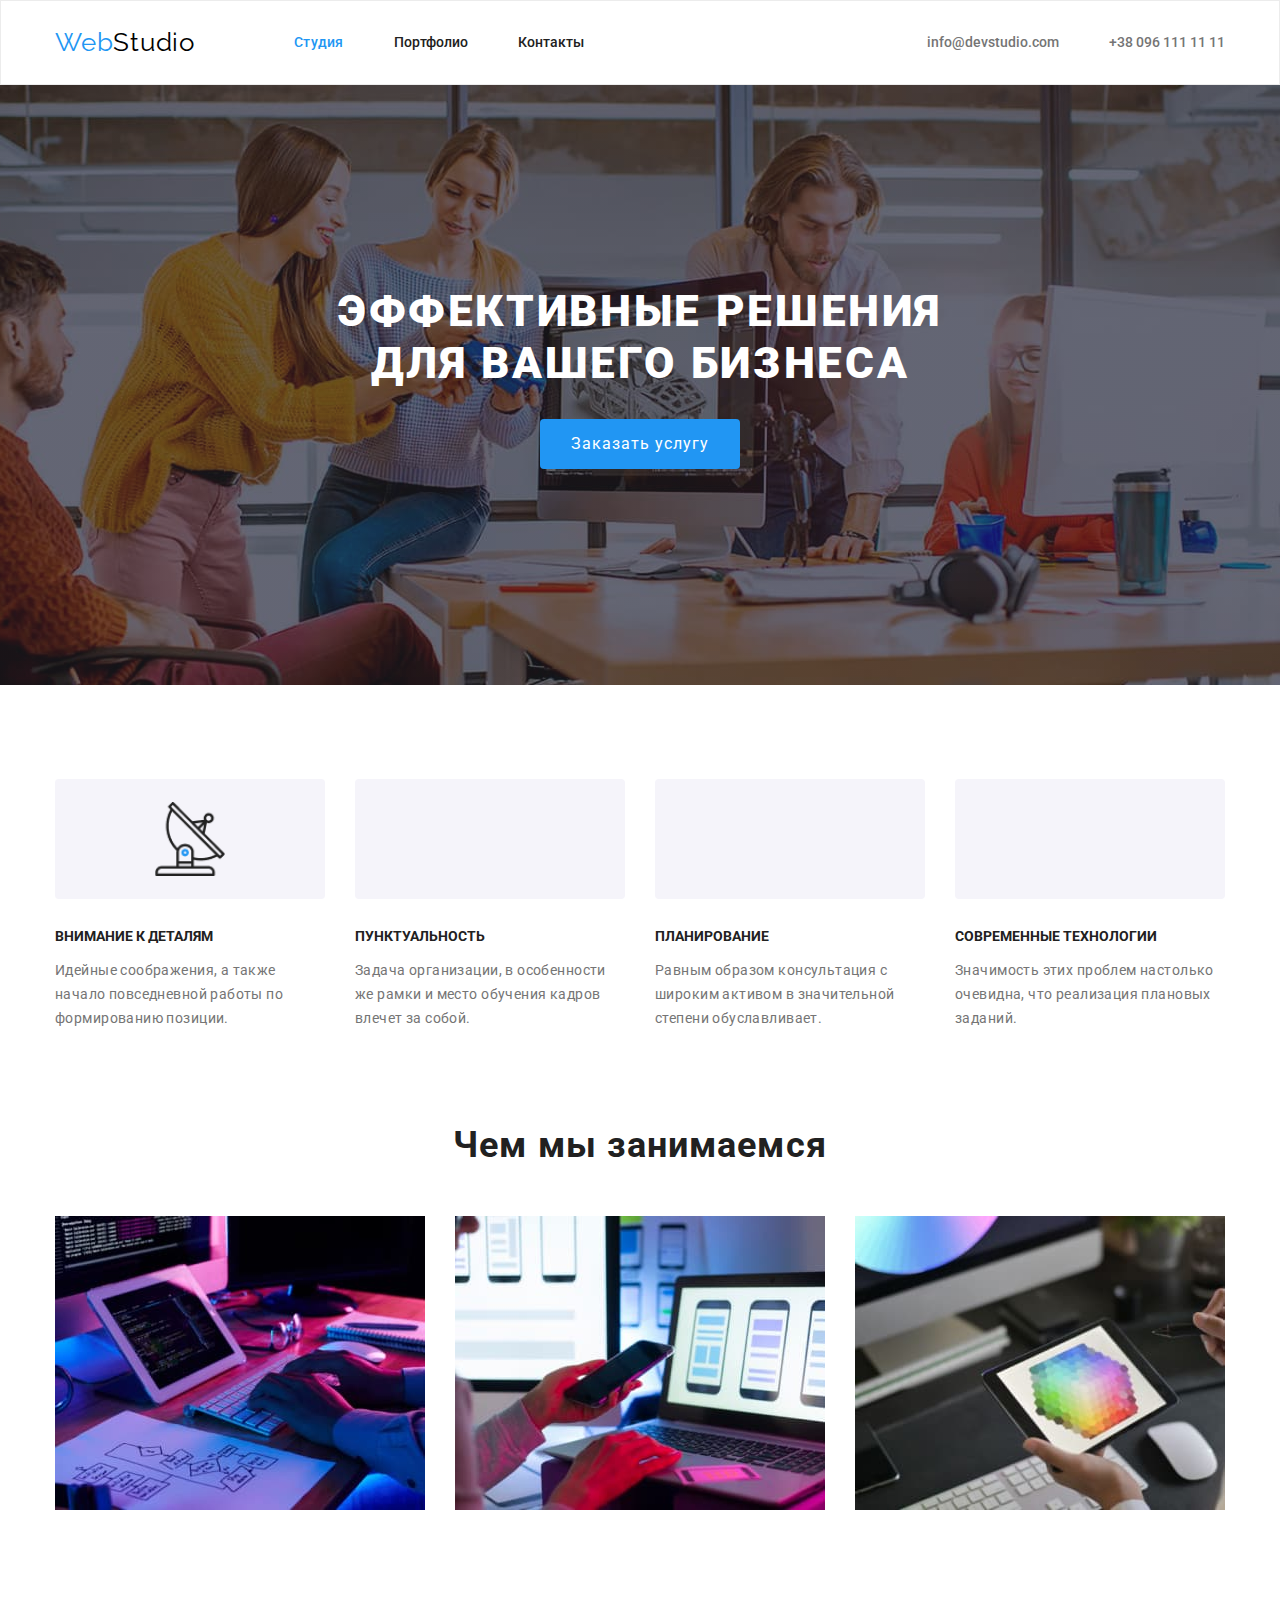
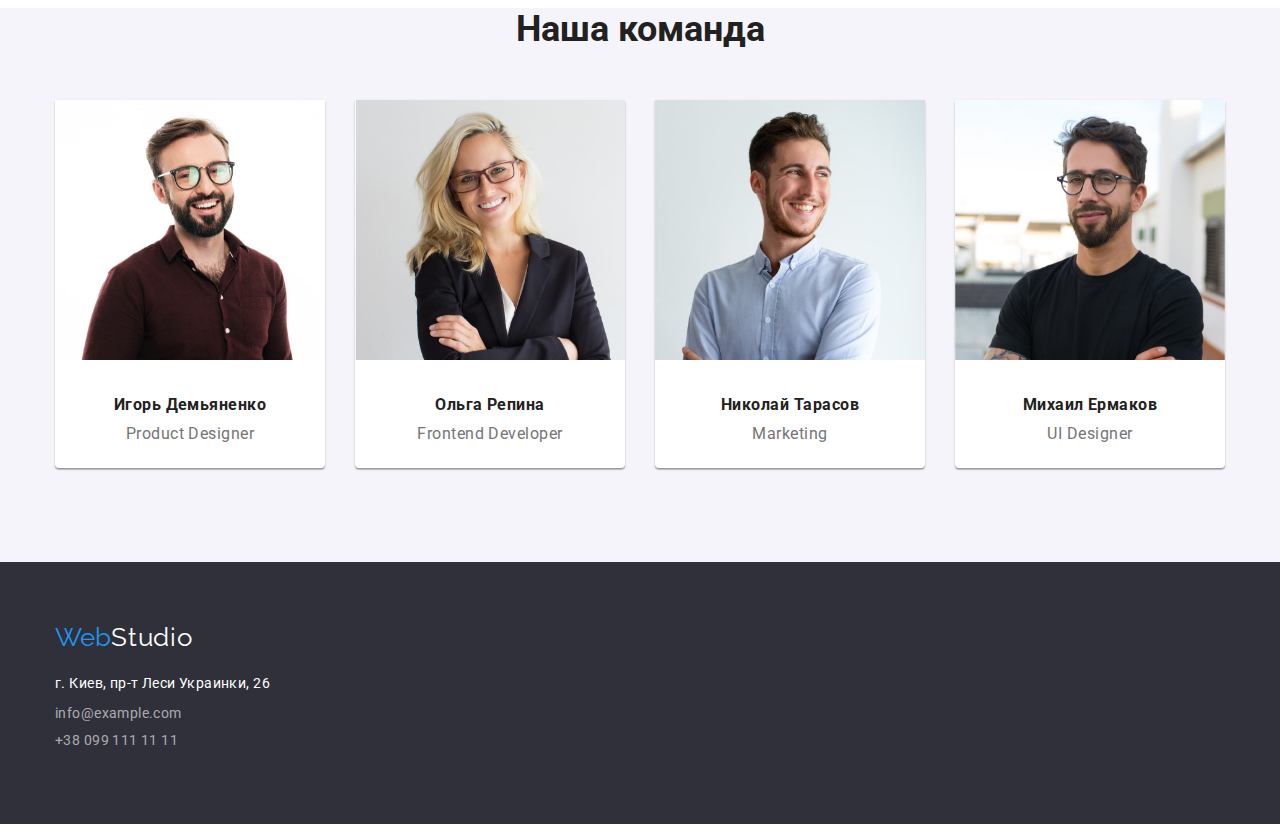
<file: index.html>
<!DOCTYPE html>
<html lang="ru">
<head>
    <meta charset="UTF-8">
    <meta name="viewport" content="width=device-width, initial-scale=1.0">
    <link rel="preconnect" href="https://fonts.gstatic.com">
    <link href="https://fonts.googleapis.com/css2?family=Raleway:wght@700&family=Roboto:wght@100;400;500;700&display=swap"
     rel="stylesheet">
    <link rel="stylesheet" href="./modern-normalize.css">
    <link rel="stylesheet" href="./styles.css">
    <title>Главная</title>
</head>
<body>
    <header id="header">
        <div class="container">
          <div class="header-all">
             <p class="logo">Web<span>Studio</span></p>
             <nav class="nav">
                 <ul class="site-nav">
                     <li><a href="./index.html" class="link current">Cтудия</a></li>
                     <li><a href="./portfolio.html" class="link">Портфолио</a></li>
                     <li><a href="#" class="link">Контакты</a></li>
                 </ul>
                  <ul class="auth-nav">
                     <li><a class="nav-mailo" href="mailo:info@devstudio.com">info@devstudio.com</a></li>
                     <li><a href="tel:+38096111111">+38 096 111 11 11</a></li>
                   </ul>
              </nav>
         </div>
     </div>
    </header>
    <main>
        <section class="hero">
            <div class="hero-section">
              <h1>Эффективные решения <br/>для вашего бизнеса</h1>
              <button class="btn" type="button">Заказать услугу</button> 
            </div>
        </section>
         <section class="list">
             <div class="container">
                 <ul class="list-item">
                        <li class="list-ett icon-ant">
                            <h3>ВНИМАНИЕ К ДЕТАЛЯМ</h3>
                            <p>Идейные соображения, а также начало повседневной работы по формированию позиции.</p>
                        </li>
                        <li class="list-ett">
                            <h3>ПУНКТУАЛЬНОСТЬ</h3>
                            <p>Задача организации, в особенности же рамки и место обучения кадров влечет за собой.</p>
                        </li>
                        <li class="list-ett">
                            <h3>ПЛАНИРОВАНИЕ</h3>
                            <p>Равным образом консультация с широким активом в значительной степени обуславливает.</p>
                        </li>
                        <li class="list-ett">
                            <h3>СОВРЕМЕННЫЕ ТЕХНОЛОГИИ</h3>
                            <p>Значимость этих проблем настолько очевидна, что реализация плановых заданий.</p>
                        </li>
                  </ul>
              </div>
         </section>
            <section class="work"> 
                <div class="container">
                <h2>Чем мы занимаемся</h2>
                <ul class="work-box">
                    <li>
                        <img class="box-one" src="./images/box1.jpg" alt="box1">
                    </li>
                    <li>
                        <img class="box-two" src="./images/box2.jpg" alt="box2">
                    </li>
                    <li>
                        <img class="box-three" src="./images/box3.jpg" alt="ibox3">
                    </li>
                </ul>
            </div>
            </section>
            <section class="team">
                <h2>Наша команда</h2>
                <div class="container">
                    <ul class="team-all">
                        <li class="team-designer">
                            <img class="designer" src="./images/img-1.jpg" alt="Игорь Демьяненко">
                            <div class="team-name">
                                <h4>Игорь Демьяненко</h4>
                                <p>Product Designer</p>
                            </div>
                        </li>
                        <li class="team-developer">
                            <img class="developer" src="./images/img-2.jpg" alt="Ольга Репина">
                            <div class="team-name">
                                <h4>Ольга Репина</h4>
                                <p>Frontend Developer</p>
                            </div>
                        </li>
                        <li class="team-marketing">
                            <img class="marketing" src="./images/img-3.jpg" alt="Николай Тарасов">
                            <div class="team-name">
                                <h4>Николай Тарасов</h4>
                                <p>Marketing</p>
                            </div>
                        </li>
                        <li class="team-ui">
                            <img class="ui" src="./images/img-4.jpg" alt="Михаил Ермаков">
                            <div class="team-name">
                                <h4>Михаил Ермаков</h4>
                                <p>UI Designer</p>
                            </div>
                        </li>
                    </ul>
                </div>
            </section>
    </main>
    <footer id="footer">
        <div class="container">
           <div class="footer-all">
             <p class="logo-foot">Web<span>Studio</span></p>
              <address class="info-studio">
                 <span >г. Киев, пр-т Леси Украинки, 26 </span> <br/>
                 <a class="foot-mail" href="mailo:info@example.com">info@example.com</a><br/>
                 <a href="tel:+380991111111">+38 099 111 11 11</a>
               </address>
           </div>
       </div>
    </footer>
</body>
</html>
</file>
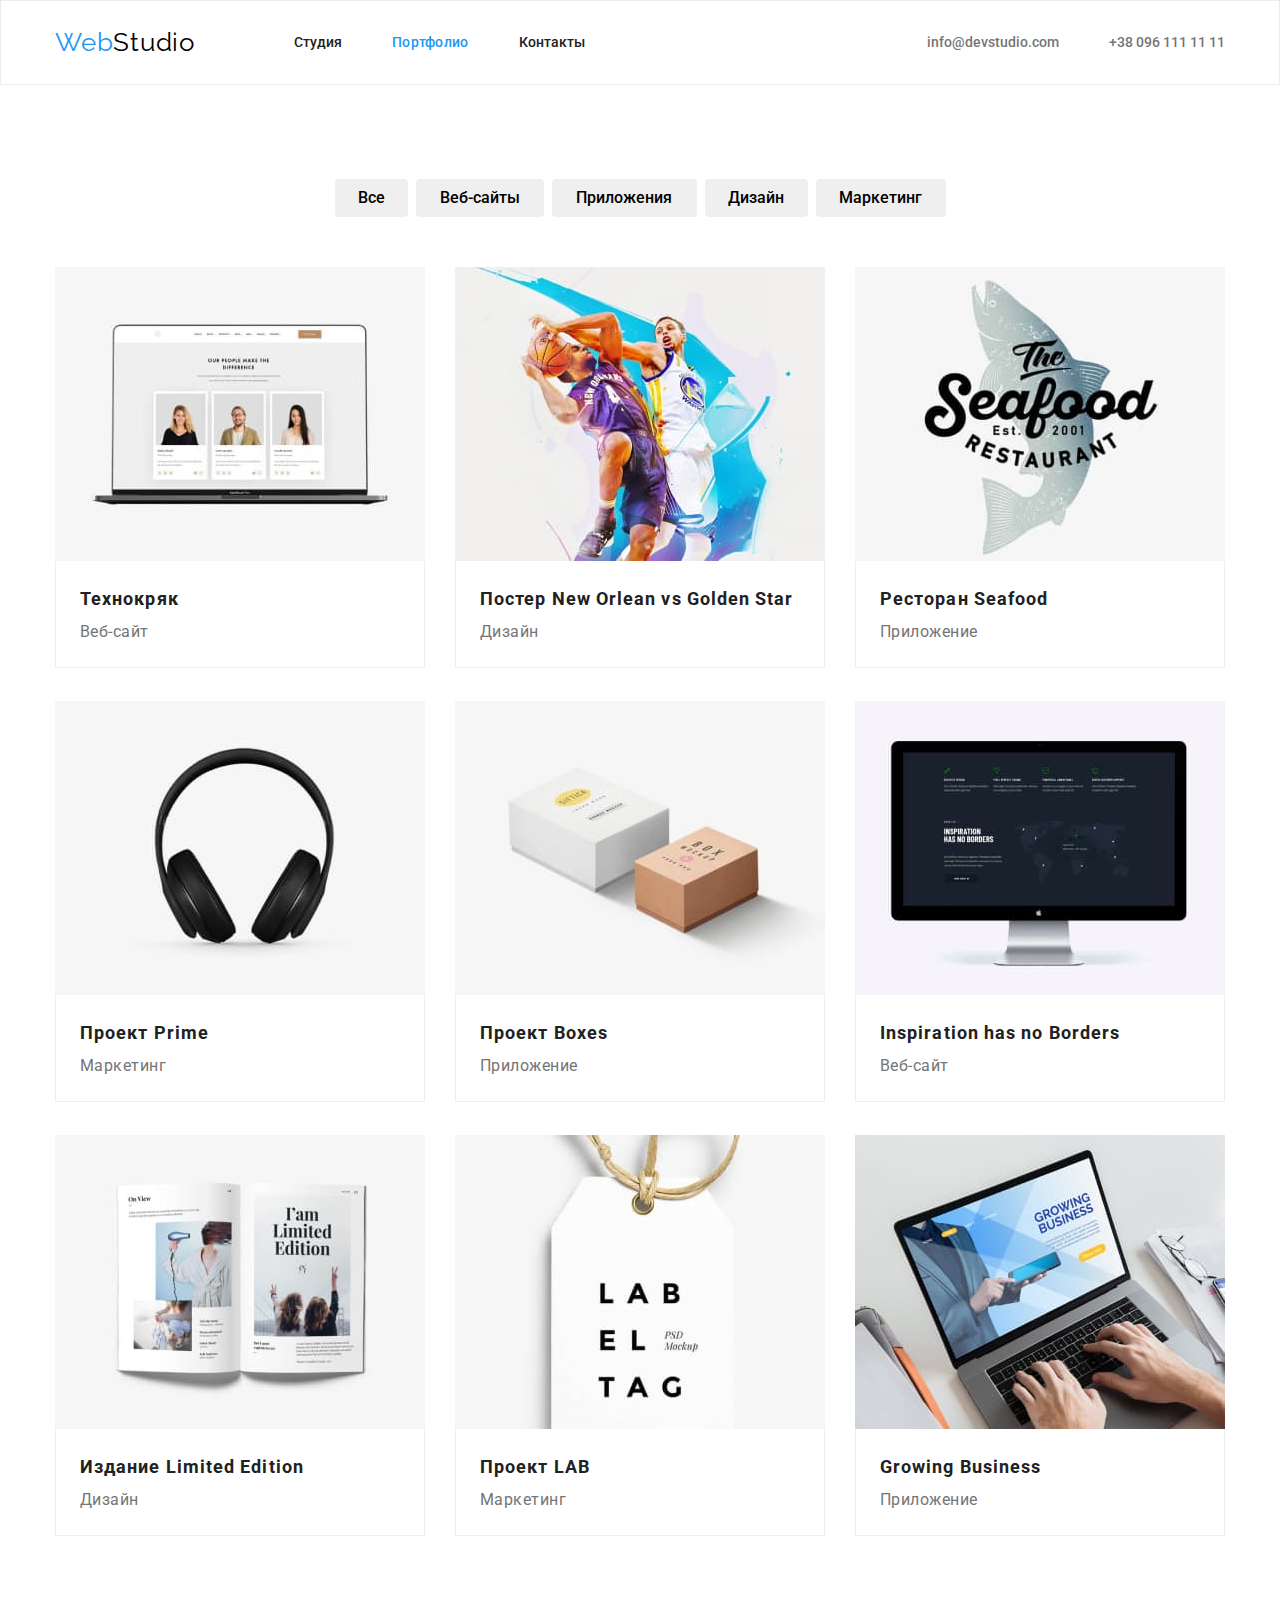
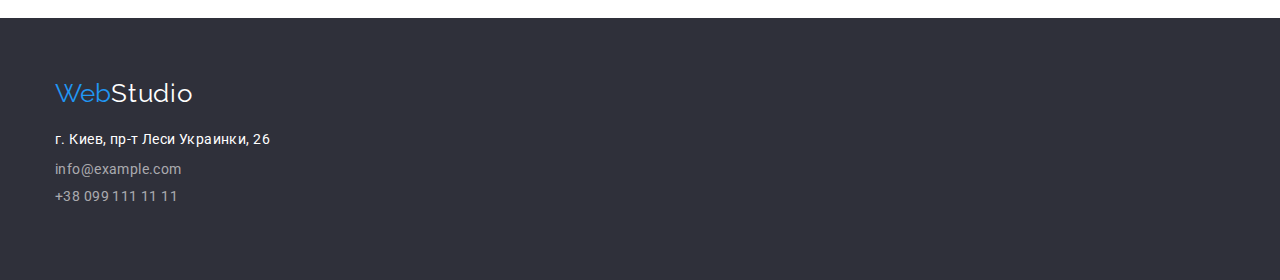
<file: portfolio.html>
<!DOCTYPE html>
<html lang="ru">
<head>
    <meta charset="UTF-8">
    <meta name="viewport" content="width=device-width, initial-scale=1.0">
    <link rel="preconnect" href="https://fonts.gstatic.com">
    <link href="https://fonts.googleapis.com/css2?family=Raleway:wght@700&family=Roboto:wght@100;400;500;700&display=swap"
     rel="stylesheet">
     <link rel="stylesheet" href="./modern-normalize.css">
     <link rel="stylesheet" href="./styles.css">
    <title>Портфолио</title>
</head>
<body>
    <header id="header">
        <div class="container">
            <div class="header-all">
              <p class="logo">Web<span>Studio</span></p>
              <nav class="nav">
                 <ul class="site-nav">
                     <li><a href="./index.html" class="link">Cтудия</a></li>
                     <li><a  href="./portfolio.html" class="link current">Портфолио</a></li>
                     <li><a href="#" class="link">Контакты</a></li>
                  </ul>
                  <ul class="auth-nav">
                      <li><a class="nav-mailo" href="mailo:info@devstudio.com">info@devstudio.com</a></li>
                     <li><a href="tel:+38096111111">+38 096 111 11 11</a></li>
                  </ul>
              </nav>
           </div>
        </div>
    </header>
    <main>
        <div class="container">
            <section class="portfolio">
                <ul class="portfolio-filter">
                    <li class="item"><button class="vse" type="button">Все</button></li>
                    <li class="item"><button class="veb" type="button">Веб-сайты</button></li>
                    <li class="item"><button class="pri" type="button">Приложения</button></li>
                    <li class="item"><button class="diz" type="button">Дизайн</button></li>
                    <li class="item"><button class="mark" type="button">Маркетинг</button></li>
                </ul>
                <ul class="portfolio-card">
                   <li>
                       <img src="./images/img1.jpg" alt="box1">
                       <div class="cards">
                          <h3>Технокряк</h3>
                          <p>Веб-сайт</p>
                       </div>
                    </li>
                    <li>
                        <img src="./images/img2.jpg" alt="box2">
                        <div class="cards">
                          <h3>Постер New Orlean vs Golden Star</h3>
                          <p>Дизайн</p>
                        </div>
                     </li> 
                     <li>
                        <img src="./images/img3.jpg" alt="box3">
                        <div class="cards">
                         <h3>Ресторан Seafood</h3>
                         <p>Приложение</p>
                        </div>
                     </li> 
                     <li>
                        <img src="./images/img4.jpg" alt="box4">
                        <div class="cards">
                         <h3>Проект Prime</h3>
                         <p>Маркетинг</p>
                        </div>
                     </li> 
                     <li>
                        <img src="./images/img5.jpg" alt="box5">
                        <div class="cards">
                         <h3>Проект Boxes</h3>
                         <p>Приложение</p>
                        </div>
                     </li> 
                     <li>
                        <img src="./images/img6.jpg" alt="box6">
                        <div class="cards">
                         <h3>Inspiration has no Borders</h3>
                         <p>Веб-сайт</p>
                        </div>
                     </li> 
                     <li>
                        <img src="./images/img7.jpg" alt="box7">
                        <div class="cards">
                          <h3>Издание Limited Edition</h3>
                          <p>Дизайн</p>
                        </div>
                     </li> 
                     <li>
                        <img src="./images/img8.jpg" alt="box8">
                        <div class="cards">
                          <h3>Проект LAB</h3>
                          <p>Маркетинг</p>
                        </div>
                     </li> 
                     <li>
                        <img src="./images/img9.jpg" alt="box9">
                        <div class="cards">
                         <h3>Growing Business</h3>
                         <p>Приложение</p>
                        </div>
                     </li> 
                </ul>
            </section>
        </div>
       
    </main>
    <footer id="footer">
        <div class="container">
         <div class="footer-all">
              <p class="logo-foot">Web<span>Studio</span></p>
                <address class="info-studio">
                 <span >г. Киев, пр-т Леси Украинки, 26 </span> <br/>
                 <a class="foot-mail" href="mailo:info@example.com">info@example.com</a><br/>
                 <a href="tel:+380991111111">+38 099 111 11 11</a>
               </address>
          </div>
       </div>
    </footer>
</body>
</html>
</file>
<file: styles.css>
:root { 
  --text-color-black: #212121;
  --text-color-grey: #757575;
  --text-color-white: #FFFFFF;
  --accent-color: #2196F3;
  --bt-primary: #F5F4FA;
  --bt-second: #2196F3;
  --block-color: #F5F4FA;
  --color-footer: #2F303A;
 }

 /* text-align: center; -выравнивает текстовые элементы по центру */

 /* h1.
  h2.
  h3 {
   margin-top: 0; сбрасиваем нужные отступы всем h
 } */
 /* !ЗАДАЕМ ВСЕМ элементам box-sizing: border-box, кому надо унаследуйте его! */
 html {
  box-sizing: border-box;
}

*, *::before, *::after {
  box-sizing: border-box;
}

 body {
  color: var(--text-color-black);
  font-family: Roboto, sans-serif;
  /* width: 1600px; */
  margin: 0;
}

 button {
  font-family: Roboto, sans-serif;
 }
.container {
  width: 1200px;
  padding-left: 15px;
  padding-right: 15px;
  margin-right: auto;
  margin-left: auto;
}

  /* убрали в списках точки */
ul {
    list-style: none;
  }
  /* убралив ссылках подчеркивание.лучше убирать точечнов нужном месте.
   не задават всем МОЖНО ПЕРЕНЕСТИ В МОДЕРН -НОРМАЛАЙЗ */
a {
  text-decoration: none;
}

/************** id-идендтификатор hedera-#headre
justify-content: space-between; -распределение элементов по горизонтали*****/
#header {
  display: flex;
  align-items: center;
  width: auto;
  border: 1px solid #ECECEC;
}

.header-all {
  display: flex;
  align-items: center;
  justify-content: space-between;
}


.logo {
  color: var(--accent-color);
  display: inline-block;
  font-family: Raleway;
  min-width: 145px;
  margin-right: 93px;
  font-size: 26px;
  line-height: 1.19;
  letter-spacing: 0.03em;
}

.logo span{
  color: #000000;
  font-size: 26px;
  line-height: 1.19;
  letter-spacing: 0.03em;
}

/********* ШАПКА header nav PORTFOLIO***************/
  
.site-nav a{
  color: var(--text-color-black);
}
.site-nav {
  display: flex;
  margin-top: 0;
  margin-bottom: 0;
  padding-left: 0;
}

.auth-nav {
  display: flex;
  margin-bottom: 0;
  padding-left: 0;
  margin-top: 0;
}

.nav {
  display: inline-block;
  display: flex;
  justify-content: space-between;
  font-weight: 500;
  font-size: 14px;
  line-height: 1.143;
  width: 931px;
}

.nav-mailo {
  padding-right: 50px;
}
 
.site-nav li:not(:last-child) {
   margin-right: 50px;
}
 /************** ЛОГОТИП в футере *************/

.logo-foot {
  font-family: Raleway;
  display: inline-block;
  margin-top: 0;
  margin-bottom: 0;
  color: #2196F3;
  font-size: 26px;
  line-height: 1.19;
  padding-top: 60px;
  padding-right: auto;
  padding-bottom: 20px;
  /* width: 145px; */
}

.logo-foot span, .logo-span{
  font-size: 26px;
  line-height: 1.19;
}

.foot-mail {
  display: inline-block;
  padding-top: 9px;
  padding-bottom: 9px;
}

   /************ footer*************8 */
#footer {
background-color: var(--color-footer);
} 

.footer-all {
  width: 231px;
  height: 262px;
  margin-left: 0;
  margin-right: auto;
}
.info-studio {
  display: block;
  padding-bottom: 60px;
}
  
.info-studio a,span{
  display: inline-block;
  color: #FFFFFF;
  font-size: 14px;
  line-height: 1,71;
  letter-spacing: 0.03em;
  font-style: normal;
  font-weight: normal;
}
.info-studio a {
  color: rgba(255, 255, 255, 0.6);
  font-size: 14px;
  line-height: 1,71;
  letter-spacing: 0.03em;
  font-style: normal;
  font-weight: normal;
}

.info-studio span {
width: 231px;
height: 21px;
}

.site-nav a:hover,
.site-nav a:focus {
  color: #2196F3;
} 
  
  /* подсвечивается активная  СТАНИЦА сейчас, где находимся */
.site-nav .link.current {
 color: var(--accent-color);
 font-weight: 500;
 font-size: 14px;
 line-height: 1.143;
 letter-spacing: 0.02em;
}

.auth-nav a{
  color: var(--text-color-grey);
}
.auth-nav a:hover,
.auth-nav a:focus {
  color: #2196F3;
}

.portfolio-filter button:hover,
.portfolio-filter button:focus {
  color: #FFFFFF;
  background-color: var(--bt-second);
  font-style: normal;
  letter-spacing: 0.03em;
  font-weight: 500;
  font-size: 16px;
  line-height: 1.625;
}
   
  /****************** main portfolio********/
.portfolio-filter {
  display: flex;
  justify-content: center;
  margin-top: 0;
  margin-bottom: 0;
  padding-left: 0; 
  margin-bottom: 50px;

  }

.portfolio {
 /* background: lightpink; */
 margin-top: 94px;
 margin-bottom: 94px;
}

.portfolio-card p {
  color: var(--text-color-grey);
  width: 322px;
  height: 36px; 
  font-size: 16px;
  line-height: 1.88;
  letter-spacing: 0.03em; 
  height: 30px;
  margin-top: 0;
  margin-right: 0;
  margin-bottom: 0;
  margin-left: 0;
}

.portfolio-card h3{
  color: var(--text-color-black);
  font-size: 18px;
  line-height: 2;
  letter-spacing: 0.06em;
  font-weight: bold;
  /* background-color: mediumblue; */
  width: 322px;
  height: 36px;  
  margin-top: 0;
  margin-right: 0;
  margin-bottom: 0;
  margin-left: 0;
 }

.portfolio-card li {
  box-sizing: border-box;
  width: 370px;
  height: 404px;
  margin: 15px;
}

  /**** у последних 3х элементов li отступ margin-bottom: 0 px  *** */
.portfolio-card li:nth-last-child(-n + 3) {
  margin-bottom: 0;
}
 
.portfolio-card img {
  display: block;
}

.portfolio-card {
  display: flex;
  flex-wrap: wrap;
  /* задали всем элементам списка li 15px (получили отступы по 30)
  классу добавили margin: -15px;   и убрали  ненужные отступы */
  margin: -15px; 
  padding-left: 0;

} 
 
.cards {
  padding-top: 20px;
  padding-right: 24px;
  padding-bottom: 20px;
  padding-left: 24px;
  border: 1px solid #EEEEEE;
  border-top: inherit;
}
 
.portfolio-filter .item + .item {
   margin-left: 8px;   
   /* добавили отступ между кнопками 8пх, всем соседям от1го элемента
   при добавление еще одной кнопки, отступы сохраняются автоматически
   можно через not:last-chaild  */
 }


 /* ******кнопки фильтрации с портфолио ******/
.vse {
  width: 73px;
  height: 38px;
  font-weight: 500;
  font-size: 16px;
  line-height: 1.63;
  border-radius: 4px;
  border-color: transparent;
 }
.veb {
  width: 128px;
  height: 38px;
  font-weight: 500;
  font-size: 16px;
  line-height: 1.63;
  border-radius: 4px;
  border-color: transparent;
  
 }
.pri {
  width: 145px;
  height: 38px;
  font-weight: 500;
  font-size: 16px;
  line-height: 1.63;
  border-radius: 4px;
  border-color: transparent;
 }
.diz {
  width: 103px;
  height: 38px;
  font-weight: 500;
  font-size: 16px;
  line-height: 1.63;
  border-radius: 4px;
  border-color: transparent;
 }
.mark {
  width: 130px;
  height: 38px;
  font-weight: 500;
  font-size: 16px;
  line-height: 1.63;
  border-radius: 4px;
  border-color: transparent;
}

/************* index  он же STUDIO******************* */

.hero-section {
  width: auto;
  height: 600px;
  text-align: center;
  padding-top: 200px;
  padding-bottom: 200px;
}

.hero {
  background-color: var(--color-footer);
  max-width: 1600px;
  height: 600px;
  margin-right: auto;
  margin-left: auto;
  /* background-image: url(./images/Imgheader.jpg); */
   /* при изменении рр раб.страницы,картинка будет по центру */
  background-position: center;
  background-repeat: no-repeat; 
  background-size: cover;
  background-image: linear-gradient( 
    to right, rgba(47, 48, 58, 0.4), rgba(47, 48, 58, 0.4)),
    url(./images/Imgheader.jpg);
}

h1 {
  color: var(--text-color-white);
  margin-top: 0;
  margin-bottom: 0;
  font-weight: 900;
  font-size: 44px;
  line-height: 1,36;
  letter-spacing: 0.06em;
  text-transform: uppercase;
}

.btn {
  color: var(--text-color-white);
  background-color: var(--accent-color);
  min-width: 200px;
  height: 50px;
  border-radius: 4px;
  font-size: 16px;
  line-height: 1.88;
  letter-spacing: 0.06em;
  margin-top: 30px;
  border: #000000;
}

 /*********** перечень .list  ***************/
.list {
  padding-top: 94px;
  padding-bottom: 94px;
}

.list li {
   margin-right: 30px;
}
.list li:last-child {
 margin-right: 0px;
}

.list-item {
  display: flex;
  margin-top: 0;
  margin-bottom: 0;
  padding-left: 0;
   /* background-color: yellow; */
 }

.list-item h3 {
  color: var(--text-color-black);
  font-size: 14px;
  line-height: 1.14;
  margin-top: 0;
  margin-bottom: 10;
  width: 270px;
  height: 16px;
 }

.list-item p {
  color: var(--text-color-grey);
  width: 270px;
  min-height: 75px;
  font-size: 14px;
  line-height: 1.71;
  margin-top: 0;
  margin-bottom: 0;
  letter-spacing: 0.03em;
 }

  .list-ett {
    width: 270px;
    height: 251px;
  }

.list-ett::before {
  display: block;
  content: '';
  height: 120px;
  margin-bottom: 30px;
  background-color: #F5F4FA;
  background-size: contain;
  background-repeat: no-repeat;
  background-position: center;
  border-radius: 4px;
}

.icon-ant::before {
  background-image: url(./images/anten.png);
  background-size: 70px;
  padding-top: 25px;
  padding-right: 100px;
  padding-bottom: 25px;
  padding-left: 100px;
}

/*********** box  с картинками Studio (index) ************/
.work {
  display: flex;
  padding-bottom: 94px;
  margin-right: auto;
  margin-left: auto;
}

.work-box {
  display: flex;
  justify-content: space-between;
  margin-top: 0;
  margin-bottom: 0;
  padding-left: 0;
}

 .work h2 {
   color: var(--text-color-black);
   margin-top: 0;
   margin-bottom: 50px;
   font-style: normal;
   font-weight: bold;
   font-size: 36px;
   line-height: 1,67;
   text-align: center;
   letter-spacing: 0.03em;
 }

 
/************Наша команда блок **************/
.team  {
  background-color: var(--block-color);
}

.team h2 {
  margin-top: 0;
  margin-bottom: 0;
  text-align: center;
  font-size: 36px;
  line-height: 1.167;
  margin-bottom: 50px;
}

.team-all {
  margin-top: 0;
  padding-bottom: 94px;
  margin-bottom: 0;
  padding-left: 0;
  display: flex;
  justify-content: space-between;
 }

  .designer,
  .developer, 
  .marketing,
  .ui {
    width: 270px;
    height: 260px;
 }

.team-designer{
  /* align-items: center; */
  background-color: var(--text-color-white);
  width: 270px;
  height: 368px;
  box-shadow: 0px 1px 3px rgba(0, 0, 0, 0.12), 0px 1px 1px rgba(0, 0, 0, 0.14), 0px 2px 1px rgba(0, 0, 0, 0.2);
  border-bottom-right-radius: 4px;
  border-bottom-left-radius: 4px; 
  /* Скруглить углы рамки у картинки */
  /* border-top-left-radius: 10px;
  border-top-right-radius: 10px;
  overflow: hidden; */
}


.team-developer {
  background-color: var(--text-color-white);
  width: 270px;
  height: 368px;
  box-shadow: 0px 1px 3px rgba(0, 0, 0, 0.12), 0px 1px 1px rgba(0, 0, 0, 0.14), 0px 2px 1px rgba(0, 0, 0, 0.2);
  border-bottom-right-radius: 4px;
  border-bottom-left-radius: 4px;

}


.team-marketing {
  background-color: var(--text-color-white);
  width: 270px;
  height: 368px;
  box-shadow: 0px 1px 3px rgba(0, 0, 0, 0.12), 0px 1px 1px rgba(0, 0, 0, 0.14), 0px 2px 1px rgba(0, 0, 0, 0.2);
  border-bottom-right-radius: 4px;
  border-bottom-left-radius: 4px;
}

 .team-ui {
   background-color: var(--text-color-white);
  width: 270px;
  height: 368px;
  box-shadow: 0px 1px 3px rgba(0, 0, 0, 0.12), 0px 1px 1px rgba(0, 0, 0, 0.14), 0px 2px 1px rgba(0, 0, 0, 0.2);
  border-bottom-right-radius: 4px;
  border-bottom-left-radius: 4px;
 }
 
 .designer,
 .developer,
 .marketing,
 .ui {
   display: block;
 }

 .team-all {
 text-align: center;
 }

 .team-all p {
   display: block;
   text-align: center;
  color: #757575;
  line-height: 1.88;
  letter-spacing: 0.03em;
  height: 19px;
  margin-top: 0;
  margin-bottom: 0;
}

.team-all h4{
  text-align: center;
  height: 19px;
  font-size: 16px;
  line-height: 1.88;
  letter-spacing: 0.03em;
  margin-bottom: 10px;
  margin-top: 0;
}

.team-name {
  /* display: inline-block; */
  margin-top: 0;
  margin-bottom: 0;
  padding-top: 30px;
  padding-bottom: 30px;
  padding-right: 10px;
  padding-left: 10px;
}
</file>
